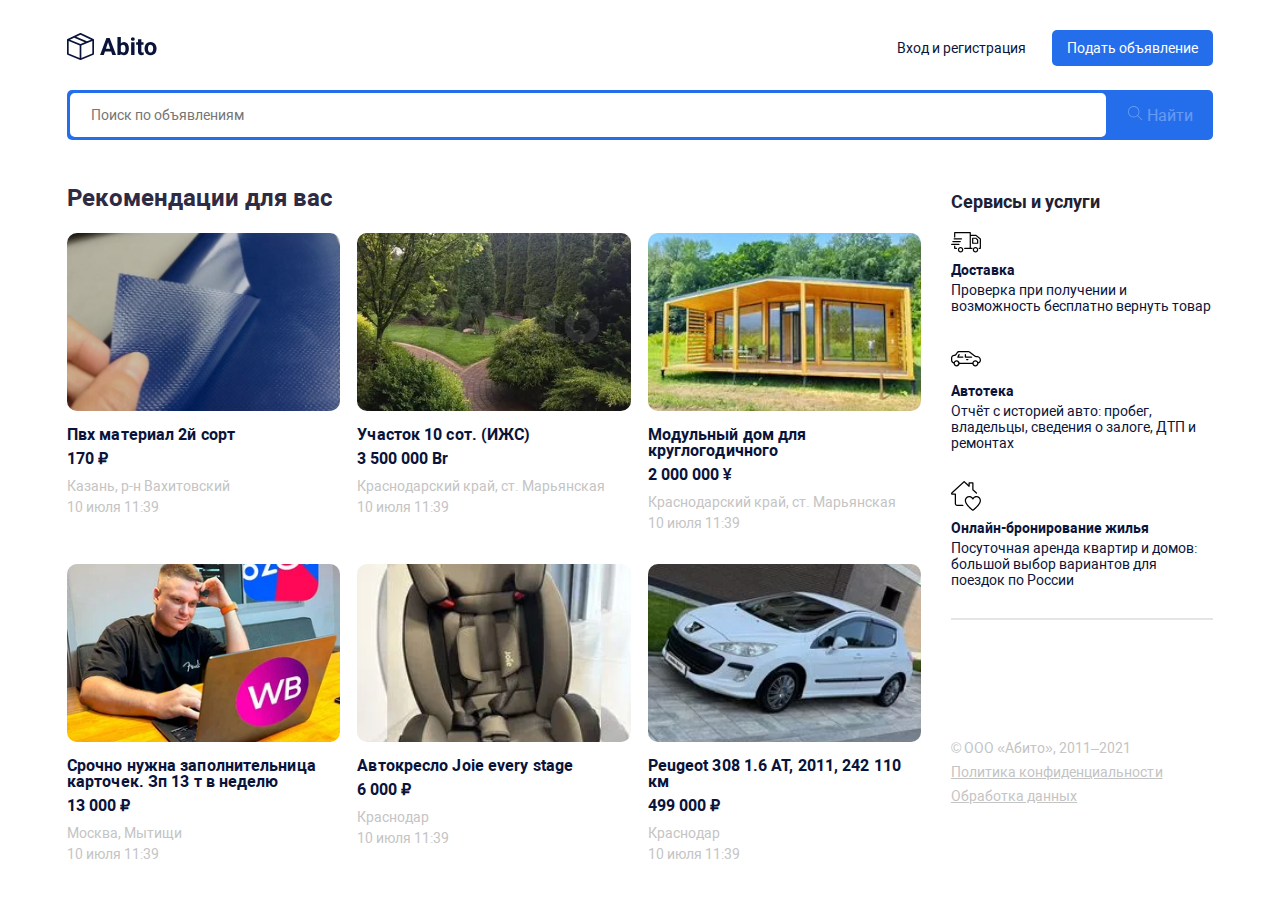
<file: index.html>
<!DOCTYPE html>
<html lang="en">

<head>
  <meta charset="UTF-8">
  <meta name="viewport" content="width=device-width,initial-scale=1.0">
  <link rel="stylesheet" href="css/normalize.css">
  <link rel="stylesheet" href="css/style.css?v3=2025-06-23">
  <link rel="stylesheet" href="css/media.css?v2=2025-06-23">
  <title>Avito</title>
  <script src="js/main.js" defer></script>
</head>

<body>
  <header class="header">
    <div class="container ">
      <div class="header__top flex">
        <a href="./" class="header__logo">
          <img src="img/logotype.svg" alt="Logotype">
        </a>
        <nav class="nav">
          <ul class="list__reset nav__header">
          </ul>
        </nav>
        <div class="btn__wrapper flex">
          <button class="reset__btn btn btn__outline">Вход и регистрация</button>
          <button class="reset__btn btn add__advert">
            Подать объявление
          </button>
        </div>
        <span class="burger">
          <svg width="30.000000" height="14.999878" viewBox="0 0 30 14.9999" fill="none"
            xmlns="http://www.w3.org/2000/svg" xmlns:xlink="http://www.w3.org/1999/xlink">
            <defs />
            <path
              d="M29.06 6.56L0.93 6.56C0.41 6.56 0 6.98 0 7.49C0 8.01 0.42 8.43 0.93 8.43L29.06 8.43C29.58 8.43 29.99 8.01 29.99 7.49C29.99 6.98 29.58 6.56 29.06 6.56Z"
              fill="#000000" fill-opacity="1.000000" fill-rule="nonzero" />
            <path
              d="M29.06 13.12L10.31 13.12C9.79 13.12 9.37 13.54 9.37 14.06C9.37 14.57 9.79 14.99 10.31 14.99L29.06 14.99C29.58 14.99 29.99 14.57 29.99 14.06C30 13.54 29.58 13.12 29.06 13.12Z"
              fill="#000000" fill-opacity="1.000000" fill-rule="nonzero" />
            <path
              d="M0.93 1.87L29.06 1.87C29.58 1.87 29.99 1.45 29.99 0.93C29.99 0.41 29.57 0 29.06 0L0.93 0C0.41 0 0 0.42 0 0.93C0 1.45 0.42 1.87 0.93 1.87Z"
              fill="#000000" fill-opacity="1.000000" fill-rule="nonzero" />
          </svg>

        </span>
      </div>

    </div>

  </header>

  <main class="main">
    <div class="container">
      <!--action="https://jsonplaceholder.typicode.com/posts" -->
      <form  class="search flex">
        <input type="search" name="search" id="search" class="form__input form__input--search"
          placeholder="Поиск по объявлениям">
        <button class="reset__btn btn search__btn"><span class="search__icon">
            <svg width="14.650574" height="14.650574" viewBox="0 0 14.6506 14.6506" fill="none"
              xmlns="http://www.w3.org/2000/svg" xmlns:xlink="http://www.w3.org/1999/xlink">
              <defs />
              <path
                d="M14.65 14.02L10.08 9.46C10.94 8.45 11.47 7.15 11.47 5.73C11.47 2.57 8.89 0 5.73 0C4.2 0 2.76 0.59 1.67 1.67C0.59 2.76 -0.01 4.2 0 5.73C0 8.89 2.57 11.47 5.73 11.47C7.15 11.47 8.45 10.94 9.46 10.08L14.02 14.65L14.65 14.02ZM5.73 10.58C3.06 10.58 0.88 8.41 0.88 5.73C0.88 4.43 1.38 3.21 2.3 2.3C3.21 1.38 4.43 0.88 5.73 0.88C8.41 0.88 10.58 3.05 10.58 5.73C10.58 8.41 8.41 10.58 5.73 10.58Z"
                fill="#FFFFFF" fill-opacity="1.000000" fill-rule="nonzero" />
            </svg>
          </span> <span class="search__text">Найти</span> </button>
      </form>
      <div class="wrapper__content flex">
        <section class="content">
          <h2 class="section__title">Рекомендации для вас</h2>
          <ul class="list__reset list__content flex">
            <!-- <li class="content__item">
              <article class="advert">
                <a href="./product.html" class="advert__link">
                  <img src="img/advert_img_1.jpeg" alt="Image advertisement" class="advert__img">
                  <h3 class="advert__title">Пвх материал 2й сорт</h3>
                  <p class="advert__price">170 <span class="advert__price--icon">₽</span> </p>
                  <p class="advert__adress">Казань, р-н Вахитовский</p>
                  <time datetime="2025-07-10T11:39" class="advert__time">10 июля 11:39</time>
                </a>
              </article>
            </li>
            <li class="content__item">
              <article class="advert">
                <a href="./product.html" class="advert__link">
                  <img src="img/advert_img_1.jpeg" alt="Image advertisement" class="advert__img">
                  <h3 class="advert__title">Пвх материал 2й сорт</h3>
                  <p class="advert__price">170 <span class="advert__price--icon">₽</span> </p>
                  <p class="advert__adress">Казань, р-н Вахитовский</p>
                  <time datetime="2025-07-10T11:39" class="advert__time">10 июля 11:39</time>
                </a>
              </article>
            </li>
            <li class="content__item">
              <article class="advert">
                <a href="./product.html" class="advert__link">
                  <img src="img/advert_img_1.jpeg" alt="Image advertisement" class="advert__img">
                  <h3 class="advert__title">Пвх материал 2й сорт</h3>
                  <p class="advert__price">170 <span class="advert__price--icon">₽</span> </p>
                  <p class="advert__adress">Казань, р-н Вахитовский</p>
                  <time datetime="2025-07-10T11:39" class="advert__time">10 июля 11:39</time>
                </a>
              </article>
            </li>
            <li class="content__item">
              <article class="advert">
                <a href="./product.html" class="advert__link">
                  <img src="img/advert_img_1.jpeg" alt="Image advertisement" class="advert__img">
                  <h3 class="advert__title">Пвх материал 2й сорт</h3>
                  <p class="advert__price">170 <span class="advert__price--icon">₽</span> </p>
                  <p class="advert__adress">Казань, р-н Вахитовский</p>
                  <time datetime="2025-07-10T11:39" class="advert__time">10 июля 11:39</time>
                </a>
              </article>
            </li>
            <li class="content__item">
              <article class="advert">
                <a href="./product.html" class="advert__link">
                  <img src="img/advert_img_1.jpeg" alt="Image advertisement" class="advert__img">
                  <h3 class="advert__title">Пвх материал 2й сорт</h3>
                  <p class="advert__price">170 <span class="advert__price--icon">₽</span> </p>
                  <p class="advert__adress">Казань, р-н Вахитовский</p>
                  <time datetime="2025-07-10T11:39" class="advert__time">10 июля 11:39</time>
                </a>
              </article>
            </li>
            <li class="content__item">
              <article class="advert">
                <a href="./product.html" class="advert__link">
                  <img src="img/advert_img_1.jpeg" alt="Image advertisement" class="advert__img">
                  <h3 class="advert__title">Пвх материал 2й сорт</h3>
                  <p class="advert__price">170 <span class="advert__price--icon">₽</span> </p>
                  <p class="advert__adress">Казань, р-н Вахитовский</p>
                  <time datetime="2025-07-10T11:39" class="advert__time">10 июля 11:39</time>
                </a>
              </article>
            </li> -->
          </ul>
        </section>
        <aside class="aside">
          <h2 class="section__subtitle">Сервисы и услуги</h2>
          <ul class="list__reset list__services flex">
            <li class="services__item">
              <article class="services__card">
                <span class="services__icon">
                  <svg width="30.000000" height="20.452042" viewBox="0 0 30 20.452" fill="none"
                    xmlns="http://www.w3.org/2000/svg" xmlns:xlink="http://www.w3.org/1999/xlink">

                    <path
                      d="M24.52 14.95C23.79 14.95 23.09 15.24 22.57 15.76C22.04 16.28 21.75 16.97 21.75 17.7C21.75 18.43 22.04 19.12 22.57 19.64C23.1 20.16 23.79 20.45 24.52 20.45C26.02 20.45 27.25 19.21 27.25 17.7C27.25 16.18 26.02 14.95 24.52 14.95ZM24.52 19.23C23.68 19.23 22.97 18.53 22.97 17.7C22.97 16.87 23.68 16.17 24.52 16.17C25.35 16.17 26.02 16.86 26.02 17.7C26.02 18.54 25.35 19.23 24.52 19.23ZM25.23 5.79C25.12 5.69 24.97 5.63 24.82 5.63L21.69 5.63C21.35 5.63 21.08 5.91 21.08 6.24L21.08 11.25C21.08 11.59 21.35 11.86 21.69 11.86L26.66 11.86C27 11.86 27.27 11.59 27.27 11.25L27.27 7.9C27.27 7.73 27.2 7.56 27.07 7.45L25.23 5.79ZM26.05 10.64L22.3 10.64L22.3 6.85L24.58 6.85L26.05 8.17L26.05 10.64ZM9.6 14.95C8.87 14.95 8.17 15.24 7.65 15.76C7.12 16.28 6.83 16.97 6.83 17.7C6.83 18.43 7.12 19.12 7.65 19.64C8.18 20.16 8.87 20.45 9.6 20.45C11.11 20.45 12.33 19.21 12.33 17.7C12.33 16.18 11.11 14.95 9.6 14.95ZM9.6 19.23C8.76 19.23 8.05 18.53 8.05 17.7C8.05 16.87 8.76 16.17 9.6 16.17C10.43 16.17 11.11 16.86 11.11 17.7C11.11 18.54 10.43 19.23 9.6 19.23ZM5.53 15.7L4.3 15.7L4.3 14.08C4.3 13.74 4.03 13.46 3.69 13.46C3.35 13.46 3.08 13.74 3.08 14.08L3.08 16.31C3.08 16.65 3.35 16.92 3.69 16.92L5.53 16.92C5.87 16.92 6.14 16.65 6.14 16.31C6.14 15.98 5.87 15.7 5.53 15.7ZM8.63 12.37C8.63 12.04 8.35 11.76 8.02 11.76L0.61 11.76C0.27 11.76 0 12.04 0 12.37C0 12.71 0.27 12.98 0.61 12.98L8.02 12.98C8.35 12.98 8.63 12.71 8.63 12.37ZM1.85 10.17L9.26 10.21C9.59 10.21 9.87 9.94 9.87 9.6C9.88 9.26 9.6 8.99 9.27 8.99L1.86 8.94C1.85 8.94 1.85 8.94 1.85 8.94C1.52 8.94 1.24 9.21 1.24 9.55C1.24 9.89 1.51 10.17 1.85 10.17ZM3.09 7.39L10.5 7.39C10.84 7.39 11.11 7.12 11.11 6.78C11.11 6.45 10.84 6.17 10.5 6.17L3.09 6.17C2.76 6.17 2.48 6.45 2.48 6.78C2.48 7.12 2.76 7.39 3.09 7.39ZM29.77 6.57L25.4 2.95C25.29 2.85 25.15 2.81 25 2.81L19.86 2.81L19.86 0.61C19.86 0.27 19.59 0 19.25 0L3.69 0C3.35 0 3.08 0.27 3.08 0.61L3.08 5.08C3.08 5.41 3.35 5.69 3.69 5.69C4.03 5.69 4.3 5.41 4.3 5.08L4.3 1.22L18.65 1.22L18.65 15.7L13.64 15.7C13.3 15.7 13.02 15.98 13.02 16.31C13.02 16.65 13.3 16.92 13.64 16.92L21.09 16.92C21.43 16.92 21.71 16.65 21.71 16.31C21.71 15.98 21.43 15.7 21.09 15.7L19.87 15.7L19.87 4.03L24.79 4.03L28.77 7.33L28.73 15.69L28.1 15.69C27.76 15.69 27.48 15.96 27.48 16.3C27.48 16.64 27.76 16.91 28.1 16.91L29.34 16.91C29.67 16.91 29.95 16.64 29.95 16.31L30 7.04C29.99 6.86 29.91 6.68 29.77 6.57Z"
                      fill="#000000" fill-opacity="1.000000" fill-rule="nonzero" />
                  </svg>
                </span>
                <h3 class="services__title">Доставка</h3>
                <p class="services__descr">Проверка при получении и возможность бесплатно вернуть товар</p>
              </article>
            </li>
            <li class="services__item">
              <article class="services__card">
                <span class="services__icon"><svg width="30.000000" height="30.000000" viewBox="0 0 30 30" fill="none"
                    xmlns="http://www.w3.org/2000/svg" xmlns:xlink="http://www.w3.org/1999/xlink">

                    <defs>
                      <clipPath id="clip58_460">
                        <rect width="30.000000" height="30.000000" fill="white" fill-opacity="0" />
                      </clipPath>
                    </defs>
                    <rect width="30.000000" height="30.000000" fill="#FFFFFF" fill-opacity="0" />
                    <g clip-path="url(#clip58_460)">
                      <path
                        d="M5.62 16.25C3.9 16.25 2.5 17.65 2.5 19.37C2.5 21.09 3.9 22.5 5.62 22.5C7.34 22.5 8.74 21.09 8.74 19.37C8.74 17.65 7.34 16.25 5.62 16.25ZM5.62 21.25C4.59 21.25 3.75 20.4 3.75 19.37C3.75 18.34 4.59 17.5 5.62 17.5C6.65 17.5 7.5 19.37 7.5 19.37C7.5 19.37 6.65 21.25 5.62 21.25Z"
                        fill="#000000" fill-opacity="1.000000" fill-rule="nonzero" />
                      <path
                        d="M24.37 16.25C22.65 16.25 21.25 17.65 21.25 19.37C21.25 21.09 22.65 22.5 24.37 22.5C26.09 22.5 27.49 21.09 27.49 19.37C27.49 17.65 26.09 16.25 24.37 16.25ZM24.37 21.25C23.34 21.25 22.5 20.4 22.5 19.37C22.5 18.34 23.34 17.5 24.37 17.5C25.4 17.5 26.25 18.34 26.25 19.37C26.25 20.4 25.4 21.25 24.37 21.25Z"
                        fill="#000000" fill-opacity="1.000000" fill-rule="nonzero" />
                      <path
                        d="M26.25 12L25.19 12C24.8 12 24.42 11.86 24.12 11.62L19.2 7.68C18.64 7.24 17.95 7 17.24 7L8.21 7C7.16 7 6.19 7.52 5.61 8.39L4.54 9.98C4.22 10.46 3.69 10.75 3.12 10.75C1.4 10.75 0 12.15 0 13.87L0 16.37C0 18.09 1.4 19.5 3.12 19.5C3.46 19.5 3.75 19.21 3.75 18.87C3.75 18.53 3.46 18.25 3.12 18.25C2.09 18.25 1.25 17.4 1.25 16.37L1.25 13.87C1.25 12.84 2.09 12 3.12 12C4.11 12 5.03 11.5 5.58 10.68L6.65 9.08C7 8.56 7.58 8.24 8.21 8.24L17.24 8.24C17.67 8.24 18.08 8.39 18.42 8.66L23.34 12.59C23.86 13.01 24.52 13.24 25.19 13.24L26.25 13.24C28.08 13.24 28.75 15.11 28.75 16.37C28.75 17.6 27.8 18.24 26.87 18.24C26.53 18.24 26.25 18.52 26.25 18.87C26.25 19.21 26.53 19.49 26.87 19.49C28.65 19.5 30 18.15 30 16.37C30 14.25 28.68 12 26.25 12Z"
                        fill="#000000" fill-opacity="1.000000" fill-rule="nonzero" />
                      <path
                        d="M21.87 18.75L8.12 18.75C7.78 18.75 7.5 19.03 7.5 19.37C7.5 19.71 7.78 20 8.12 20L21.87 20C22.22 20 22.5 19.71 22.5 19.37C22.5 19.03 22.22 18.75 21.87 18.75Z"
                        fill="#000000" fill-opacity="1.000000" fill-rule="nonzero" />
                      <path
                        d="M20.62 12.5L15 12.5L15 10.62C15 10.28 14.72 9.99 14.37 9.99C14.03 9.99 13.75 10.28 13.75 10.62L13.75 13.12C13.75 13.47 14.03 13.75 14.37 13.75L20.62 13.75C20.97 13.75 21.25 13.47 21.25 13.12C21.25 12.78 20.97 12.5 20.62 12.5Z"
                        fill="#000000" fill-opacity="1.000000" fill-rule="nonzero" />
                      <path
                        d="M11.87 12.5L7.88 12.5L8.68 10.9C8.83 10.59 8.71 10.22 8.4 10.06C8.09 9.91 7.72 10.03 7.56 10.34L6.31 12.84C6.21 13.03 6.22 13.27 6.34 13.45C6.45 13.63 6.65 13.75 6.87 13.75L11.87 13.75C12.22 13.75 12.5 13.47 12.5 13.12C12.5 12.78 12.22 12.5 11.87 12.5Z"
                        fill="#000000" fill-opacity="1.000000" fill-rule="nonzero" />
                      <path
                        d="M16.87 15L15.62 15C15.28 15 15 15.28 15 15.62C15 15.97 15.28 16.25 15.62 16.25L16.87 16.25C17.21 16.25 17.5 15.97 17.5 15.62C17.5 15.28 17.21 15 16.87 15Z"
                        fill="#000000" fill-opacity="1.000000" fill-rule="nonzero" />
                    </g>
                  </svg>
                </span>
                <h3 class="services__title">Автотека</h3>
                <p class="services__descr">Отчёт с историей авто: пробег, владельцы, сведения о залоге, ДТП и ремонтах
                </p>
              </article>
            </li>
            <li class="services__item">
              <article class="services__card">
                <span class="services__icon"><svg width="30.000000" height="30.000000" viewBox="0 0 30 30" fill="none"
                    xmlns="http://www.w3.org/2000/svg" xmlns:xlink="http://www.w3.org/1999/xlink">
                    <defs>
                      <clipPath id="clip58_468">
                        <rect  width="30.000000" height="30.000000" fill="white" fill-opacity="0" />
                      </clipPath>
                    </defs>
                    <rect  width="30.000000" height="30.000000" fill="#FFFFFF" fill-opacity="0" />
                    <g clip-path="url(#clip58_468)">
                      <path
                        d="M21.87 30C21.74 30 21.61 29.95 21.5 29.87C21.18 29.64 13.75 24.03 13.75 19.53C13.75 17.03 15.78 15 18.28 15C19.71 15 21.02 15.66 21.87 16.75C22.72 15.66 24.03 15 25.46 15C27.96 15 30 17.03 30 19.53C30 24.03 22.56 29.64 22.24 29.87C22.13 29.95 22 30 21.87 30ZM18.28 16.25C16.47 16.25 15 17.72 15 19.53C15 22.57 19.65 26.84 21.87 28.58C24.09 26.84 28.75 22.57 28.75 19.53C28.75 17.72 27.27 16.25 25.46 16.25C24.15 16.25 22.96 17.02 22.44 18.22C22.25 18.67 21.5 18.67 21.3 18.22C20.78 17.02 19.59 16.25 18.28 16.25Z"
                        fill="#000000" fill-opacity="1.000000" fill-rule="nonzero" />
                      <path
                        d="M11.87 25L6.25 25C4.87 25 3.75 23.87 3.75 22.5L3.75 13.75L1.25 13.75C0.54 13.75 0 13.2 0 12.5C0 12.14 0.15 11.8 0.4 11.57L12.69 0.16C12.93 -0.06 13.31 -0.06 13.54 0.16L17.5 3.82L17.5 1.87C17.5 1.52 17.78 1.24 18.12 1.24L21.87 1.24C22.22 1.24 22.5 1.52 22.5 1.87L22.5 8.46L25.85 11.57C26.1 11.81 26.11 12.2 25.88 12.46C25.64 12.71 25.25 12.73 24.99 12.49L21.44 9.19C21.32 9.07 21.25 8.91 21.25 8.73L21.25 2.49L18.75 2.49L18.75 5.26C18.75 5.51 18.6 5.73 18.37 5.83C18.14 5.93 17.88 5.88 17.7 5.71L13.12 1.47L1.25 12.49L4.37 12.5C4.71 12.5 5 12.78 5 13.12L5 22.5C5 23.19 5.56 23.75 6.25 23.75L11.87 23.75C12.22 23.75 12.5 24.03 12.5 24.37C12.5 24.72 12.22 25 11.87 25Z"
                        fill="#000000" fill-opacity="1.000000" fill-rule="nonzero" />
                    </g>
                  </svg>
                </span>
                <h3 class="services__title">Онлайн-бронирование жилья</h3>
                <p class="services__descr">Посуточная аренда квартир и домов: большой выбор вариантов для поездок по
                  России</p>
              </article>
            </li>
          </ul>
          <footer class="footer__aside flex">
            <p class="footer__copy">&copy; ООО «Абито», 2011–2021</p>
            <a href="#" class="link__aside link">Политика конфиденциальности</a>
            <a href="#" class="link__aside link">Обработка данных</a>
          </footer>
        </aside>
      </div>

    </div>
  </main>
</body>

</html>
</file>
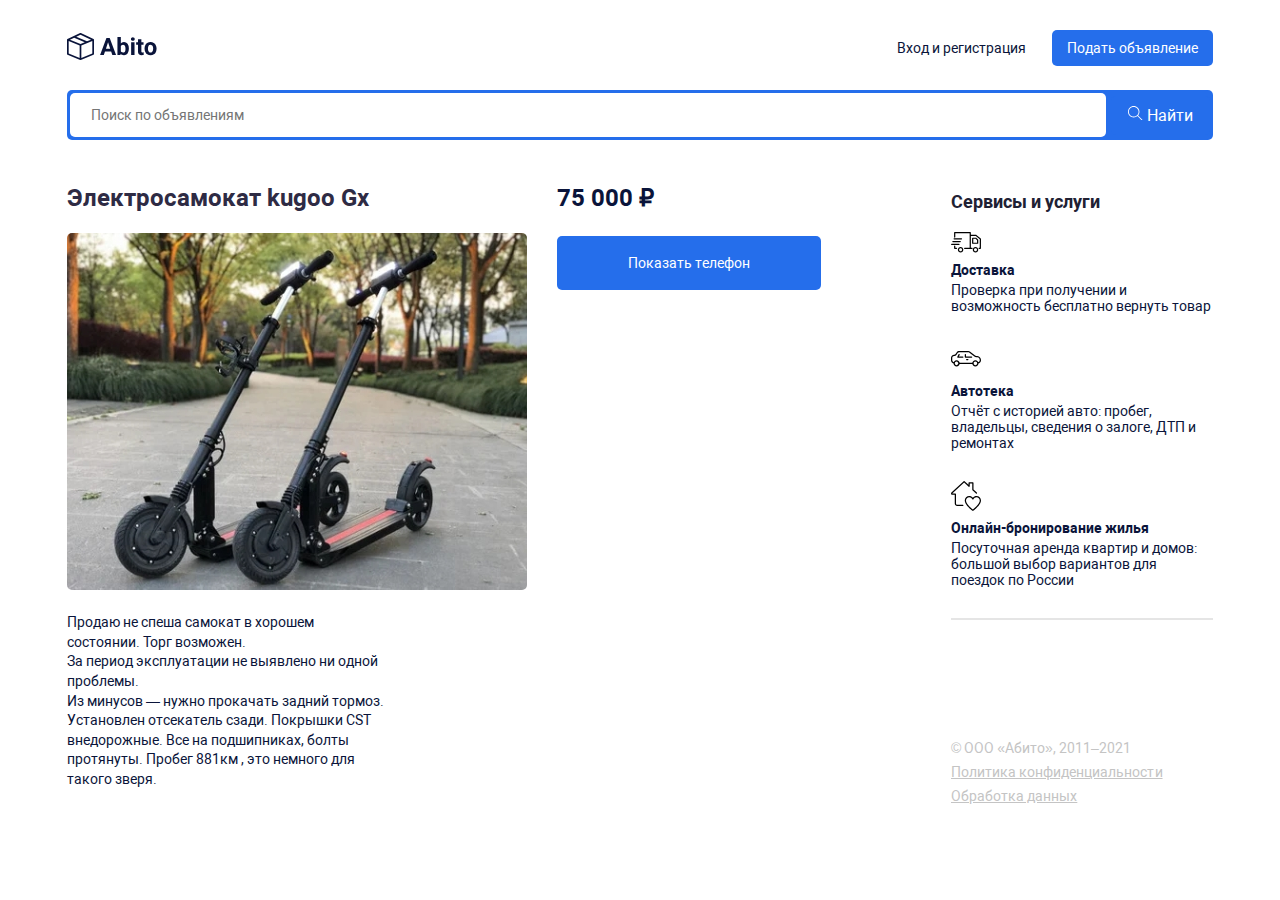
<file: product.html>
<!DOCTYPE html>
<html lang="en">

<head>
    <meta charset="UTF-8">
    <meta name="viewport" content="width=device-width,initial-scale=1.0">
    <link rel="stylesheet" href="css/normalize.css">
    <link rel="stylesheet" href="css/style.css?v3=2025-06-23">
    <link rel="stylesheet" href="css/media.css?v2=2025-06-23">
    <title>Avito | Электросамокат kugoo Gx </title>
</head>

<body>
    <header class="header">
        <div class="container ">
            <div class="header__top flex">
                <a href="./" class="header__logo">
                    <img src="img/logotype.svg" alt="Logotype">
                </a>
                <nav class="nav">
                    <ul class="list__reset nav__header">
                    </ul>
                </nav>
                <div class="btn__wrapper flex">
                    <button class="reset__btn btn btn__outline">Вход и регистрация</button>
                    <button class="reset__btn btn add__advert">
                        Подать объявление
                    </button>
                </div>
                <span class="burger">
                    <svg width="30.000000" height="14.999878" viewBox="0 0 30 14.9999" fill="none"
                        xmlns="http://www.w3.org/2000/svg" xmlns:xlink="http://www.w3.org/1999/xlink">
                        <defs />
                        <path
                            d="M29.06 6.56L0.93 6.56C0.41 6.56 0 6.98 0 7.49C0 8.01 0.42 8.43 0.93 8.43L29.06 8.43C29.58 8.43 29.99 8.01 29.99 7.49C29.99 6.98 29.58 6.56 29.06 6.56Z"
                            fill="#000000" fill-opacity="1.000000" fill-rule="nonzero" />
                        <path
                            d="M29.06 13.12L10.31 13.12C9.79 13.12 9.37 13.54 9.37 14.06C9.37 14.57 9.79 14.99 10.31 14.99L29.06 14.99C29.58 14.99 29.99 14.57 29.99 14.06C30 13.54 29.58 13.12 29.06 13.12Z"
                            fill="#000000" fill-opacity="1.000000" fill-rule="nonzero" />
                        <path
                            d="M0.93 1.87L29.06 1.87C29.58 1.87 29.99 1.45 29.99 0.93C29.99 0.41 29.57 0 29.06 0L0.93 0C0.41 0 0 0.42 0 0.93C0 1.45 0.42 1.87 0.93 1.87Z"
                            fill="#000000" fill-opacity="1.000000" fill-rule="nonzero" />
                    </svg>

                </span>
            </div>

        </div>

    </header>

    <main class="main">
        <div class="container">
            <form action="https://jsonplaceholder.typicode.com/posts" method="POST" class="search flex">
                <input type="search" name="search" id="search" class="form__input form__input--search"
                    placeholder="Поиск по объявлениям">
                <button class="reset__btn btn search__btn"><span class="search__icon">
                        <svg width="14.650574" height="14.650574" viewBox="0 0 14.6506 14.6506" fill="none"
                            xmlns="http://www.w3.org/2000/svg" xmlns:xlink="http://www.w3.org/1999/xlink">
                            <defs />
                            <path
                                d="M14.65 14.02L10.08 9.46C10.94 8.45 11.47 7.15 11.47 5.73C11.47 2.57 8.89 0 5.73 0C4.2 0 2.76 0.59 1.67 1.67C0.59 2.76 -0.01 4.2 0 5.73C0 8.89 2.57 11.47 5.73 11.47C7.15 11.47 8.45 10.94 9.46 10.08L14.02 14.65L14.65 14.02ZM5.73 10.58C3.06 10.58 0.88 8.41 0.88 5.73C0.88 4.43 1.38 3.21 2.3 2.3C3.21 1.38 4.43 0.88 5.73 0.88C8.41 0.88 10.58 3.05 10.58 5.73C10.58 8.41 8.41 10.58 5.73 10.58Z"
                                fill="#FFFFFF" fill-opacity="1.000000" fill-rule="nonzero" />
                        </svg>
                    </span> <span class="search__text">Найти</span> </button>
            </form>
            <div class="wrapper__content flex">
                <section class="content">
                    <div class="product__container flex">
                        <div class="product__content">
                            <h2 class="section__title">Электросамокат kugoo Gx</h2>
                            <img src="img/kugoo.jpg" alt="Image Электросамокат kugoo Gx" class="product__img">
                            <p class="product__descr">Продаю не спеша самокат в хорошем состоянии.
                            Торг возможен.<br>
                            За период эксплуатации не выявлено ни одной проблемы.<br>
                            Из минусов — нужно прокачать задний тормоз.
                            Установлен отсекатель сзади.
                            Покрышки CST внедорожные.
                            Все на подшипниках, болты протянуты.
                            Пробег 881км , это немного для такого зверя.</p>
                        </div>
                        <div class="product__price_phone flex">
                            <p class="product__price">75 000 <span class="product__price--icon">₽</span></p>
                            <button class="reset__btn btn btn__phone">Показать телефон</button>
                        </div>
                    </div>
                    
                </section>
                <aside class="aside">
                  <h2 class="section__subtitle">Сервисы и услуги</h2>
                  <ul class="list__reset list__services flex">
                    <li class="services__item">
                      <article class="services__card">
                        <span class="services__icon">
                          <svg width="30.000000" height="20.452042" viewBox="0 0 30 20.452" fill="none"
                            xmlns="http://www.w3.org/2000/svg" xmlns:xlink="http://www.w3.org/1999/xlink">
        
                            <path 
                              d="M24.52 14.95C23.79 14.95 23.09 15.24 22.57 15.76C22.04 16.28 21.75 16.97 21.75 17.7C21.75 18.43 22.04 19.12 22.57 19.64C23.1 20.16 23.79 20.45 24.52 20.45C26.02 20.45 27.25 19.21 27.25 17.7C27.25 16.18 26.02 14.95 24.52 14.95ZM24.52 19.23C23.68 19.23 22.97 18.53 22.97 17.7C22.97 16.87 23.68 16.17 24.52 16.17C25.35 16.17 26.02 16.86 26.02 17.7C26.02 18.54 25.35 19.23 24.52 19.23ZM25.23 5.79C25.12 5.69 24.97 5.63 24.82 5.63L21.69 5.63C21.35 5.63 21.08 5.91 21.08 6.24L21.08 11.25C21.08 11.59 21.35 11.86 21.69 11.86L26.66 11.86C27 11.86 27.27 11.59 27.27 11.25L27.27 7.9C27.27 7.73 27.2 7.56 27.07 7.45L25.23 5.79ZM26.05 10.64L22.3 10.64L22.3 6.85L24.58 6.85L26.05 8.17L26.05 10.64ZM9.6 14.95C8.87 14.95 8.17 15.24 7.65 15.76C7.12 16.28 6.83 16.97 6.83 17.7C6.83 18.43 7.12 19.12 7.65 19.64C8.18 20.16 8.87 20.45 9.6 20.45C11.11 20.45 12.33 19.21 12.33 17.7C12.33 16.18 11.11 14.95 9.6 14.95ZM9.6 19.23C8.76 19.23 8.05 18.53 8.05 17.7C8.05 16.87 8.76 16.17 9.6 16.17C10.43 16.17 11.11 16.86 11.11 17.7C11.11 18.54 10.43 19.23 9.6 19.23ZM5.53 15.7L4.3 15.7L4.3 14.08C4.3 13.74 4.03 13.46 3.69 13.46C3.35 13.46 3.08 13.74 3.08 14.08L3.08 16.31C3.08 16.65 3.35 16.92 3.69 16.92L5.53 16.92C5.87 16.92 6.14 16.65 6.14 16.31C6.14 15.98 5.87 15.7 5.53 15.7ZM8.63 12.37C8.63 12.04 8.35 11.76 8.02 11.76L0.61 11.76C0.27 11.76 0 12.04 0 12.37C0 12.71 0.27 12.98 0.61 12.98L8.02 12.98C8.35 12.98 8.63 12.71 8.63 12.37ZM1.85 10.17L9.26 10.21C9.59 10.21 9.87 9.94 9.87 9.6C9.88 9.26 9.6 8.99 9.27 8.99L1.86 8.94C1.85 8.94 1.85 8.94 1.85 8.94C1.52 8.94 1.24 9.21 1.24 9.55C1.24 9.89 1.51 10.17 1.85 10.17ZM3.09 7.39L10.5 7.39C10.84 7.39 11.11 7.12 11.11 6.78C11.11 6.45 10.84 6.17 10.5 6.17L3.09 6.17C2.76 6.17 2.48 6.45 2.48 6.78C2.48 7.12 2.76 7.39 3.09 7.39ZM29.77 6.57L25.4 2.95C25.29 2.85 25.15 2.81 25 2.81L19.86 2.81L19.86 0.61C19.86 0.27 19.59 0 19.25 0L3.69 0C3.35 0 3.08 0.27 3.08 0.61L3.08 5.08C3.08 5.41 3.35 5.69 3.69 5.69C4.03 5.69 4.3 5.41 4.3 5.08L4.3 1.22L18.65 1.22L18.65 15.7L13.64 15.7C13.3 15.7 13.02 15.98 13.02 16.31C13.02 16.65 13.3 16.92 13.64 16.92L21.09 16.92C21.43 16.92 21.71 16.65 21.71 16.31C21.71 15.98 21.43 15.7 21.09 15.7L19.87 15.7L19.87 4.03L24.79 4.03L28.77 7.33L28.73 15.69L28.1 15.69C27.76 15.69 27.48 15.96 27.48 16.3C27.48 16.64 27.76 16.91 28.1 16.91L29.34 16.91C29.67 16.91 29.95 16.64 29.95 16.31L30 7.04C29.99 6.86 29.91 6.68 29.77 6.57Z"
                              fill="#000000" fill-opacity="1.000000" fill-rule="nonzero" />
                          </svg>
                        </span>
                        <h3 class="services__title">Доставка</h3>
                        <p class="services__descr">Проверка при получении и возможность бесплатно вернуть товар</p>
                      </article>
                    </li>
                    <li class="services__item">
                      <article class="services__card">
                        <span class="services__icon"><svg width="30.000000" height="30.000000" viewBox="0 0 30 30" fill="none"
                            xmlns="http://www.w3.org/2000/svg" xmlns:xlink="http://www.w3.org/1999/xlink">
        
                            <defs>
                              <clipPath id="clip58_460">
                                <rect  width="30.000000" height="30.000000" fill="white" fill-opacity="0" />
                              </clipPath>
                            </defs>
                            <rect  width="30.000000" height="30.000000" fill="#FFFFFF" fill-opacity="0" />
                            <g clip-path="url(#clip58_460)">
                              <path 
                                d="M5.62 16.25C3.9 16.25 2.5 17.65 2.5 19.37C2.5 21.09 3.9 22.5 5.62 22.5C7.34 22.5 8.74 21.09 8.74 19.37C8.74 17.65 7.34 16.25 5.62 16.25ZM5.62 21.25C4.59 21.25 3.75 20.4 3.75 19.37C3.75 18.34 4.59 17.5 5.62 17.5C6.65 17.5 7.5 19.37 7.5 19.37C7.5 19.37 6.65 21.25 5.62 21.25Z"
                                fill="#000000" fill-opacity="1.000000" fill-rule="nonzero" />
                              <path 
                                d="M24.37 16.25C22.65 16.25 21.25 17.65 21.25 19.37C21.25 21.09 22.65 22.5 24.37 22.5C26.09 22.5 27.49 21.09 27.49 19.37C27.49 17.65 26.09 16.25 24.37 16.25ZM24.37 21.25C23.34 21.25 22.5 20.4 22.5 19.37C22.5 18.34 23.34 17.5 24.37 17.5C25.4 17.5 26.25 18.34 26.25 19.37C26.25 20.4 25.4 21.25 24.37 21.25Z"
                                fill="#000000" fill-opacity="1.000000" fill-rule="nonzero" />
                              <path 
                                d="M26.25 12L25.19 12C24.8 12 24.42 11.86 24.12 11.62L19.2 7.68C18.64 7.24 17.95 7 17.24 7L8.21 7C7.16 7 6.19 7.52 5.61 8.39L4.54 9.98C4.22 10.46 3.69 10.75 3.12 10.75C1.4 10.75 0 12.15 0 13.87L0 16.37C0 18.09 1.4 19.5 3.12 19.5C3.46 19.5 3.75 19.21 3.75 18.87C3.75 18.53 3.46 18.25 3.12 18.25C2.09 18.25 1.25 17.4 1.25 16.37L1.25 13.87C1.25 12.84 2.09 12 3.12 12C4.11 12 5.03 11.5 5.58 10.68L6.65 9.08C7 8.56 7.58 8.24 8.21 8.24L17.24 8.24C17.67 8.24 18.08 8.39 18.42 8.66L23.34 12.59C23.86 13.01 24.52 13.24 25.19 13.24L26.25 13.24C28.08 13.24 28.75 15.11 28.75 16.37C28.75 17.6 27.8 18.24 26.87 18.24C26.53 18.24 26.25 18.52 26.25 18.87C26.25 19.21 26.53 19.49 26.87 19.49C28.65 19.5 30 18.15 30 16.37C30 14.25 28.68 12 26.25 12Z"
                                fill="#000000" fill-opacity="1.000000" fill-rule="nonzero" />
                              <path 
                                d="M21.87 18.75L8.12 18.75C7.78 18.75 7.5 19.03 7.5 19.37C7.5 19.71 7.78 20 8.12 20L21.87 20C22.22 20 22.5 19.71 22.5 19.37C22.5 19.03 22.22 18.75 21.87 18.75Z"
                                fill="#000000" fill-opacity="1.000000" fill-rule="nonzero" />
                              <path 
                                d="M20.62 12.5L15 12.5L15 10.62C15 10.28 14.72 9.99 14.37 9.99C14.03 9.99 13.75 10.28 13.75 10.62L13.75 13.12C13.75 13.47 14.03 13.75 14.37 13.75L20.62 13.75C20.97 13.75 21.25 13.47 21.25 13.12C21.25 12.78 20.97 12.5 20.62 12.5Z"
                                fill="#000000" fill-opacity="1.000000" fill-rule="nonzero" />
                              <path 
                                d="M11.87 12.5L7.88 12.5L8.68 10.9C8.83 10.59 8.71 10.22 8.4 10.06C8.09 9.91 7.72 10.03 7.56 10.34L6.31 12.84C6.21 13.03 6.22 13.27 6.34 13.45C6.45 13.63 6.65 13.75 6.87 13.75L11.87 13.75C12.22 13.75 12.5 13.47 12.5 13.12C12.5 12.78 12.22 12.5 11.87 12.5Z"
                                fill="#000000" fill-opacity="1.000000" fill-rule="nonzero" />
                              <path 
                                d="M16.87 15L15.62 15C15.28 15 15 15.28 15 15.62C15 15.97 15.28 16.25 15.62 16.25L16.87 16.25C17.21 16.25 17.5 15.97 17.5 15.62C17.5 15.28 17.21 15 16.87 15Z"
                                fill="#000000" fill-opacity="1.000000" fill-rule="nonzero" />
                            </g>
                          </svg>
                        </span>
                        <h3 class="services__title">Автотека</h3>
                        <p class="services__descr">Отчёт с историей авто: пробег, владельцы, сведения о залоге, ДТП и ремонтах
                        </p>
                      </article>
                    </li>
                    <li class="services__item">
                      <article class="services__card">
                        <span class="services__icon"><svg width="30.000000" height="30.000000" viewBox="0 0 30 30" fill="none"
                            xmlns="http://www.w3.org/2000/svg" xmlns:xlink="http://www.w3.org/1999/xlink">
                            <defs>
                              <clipPath id="clip58_468">
                                <rect  width="30.000000" height="30.000000" fill="white" fill-opacity="0" />
                              </clipPath>
                            </defs>
                            <rect  width="30.000000" height="30.000000" fill="#FFFFFF" fill-opacity="0" />
                            <g clip-path="url(#clip58_468)">
                              <path 
                                d="M21.87 30C21.74 30 21.61 29.95 21.5 29.87C21.18 29.64 13.75 24.03 13.75 19.53C13.75 17.03 15.78 15 18.28 15C19.71 15 21.02 15.66 21.87 16.75C22.72 15.66 24.03 15 25.46 15C27.96 15 30 17.03 30 19.53C30 24.03 22.56 29.64 22.24 29.87C22.13 29.95 22 30 21.87 30ZM18.28 16.25C16.47 16.25 15 17.72 15 19.53C15 22.57 19.65 26.84 21.87 28.58C24.09 26.84 28.75 22.57 28.75 19.53C28.75 17.72 27.27 16.25 25.46 16.25C24.15 16.25 22.96 17.02 22.44 18.22C22.25 18.67 21.5 18.67 21.3 18.22C20.78 17.02 19.59 16.25 18.28 16.25Z"
                                fill="#000000" fill-opacity="1.000000" fill-rule="nonzero" />
                              <path 
                                d="M11.87 25L6.25 25C4.87 25 3.75 23.87 3.75 22.5L3.75 13.75L1.25 13.75C0.54 13.75 0 13.2 0 12.5C0 12.14 0.15 11.8 0.4 11.57L12.69 0.16C12.93 -0.06 13.31 -0.06 13.54 0.16L17.5 3.82L17.5 1.87C17.5 1.52 17.78 1.24 18.12 1.24L21.87 1.24C22.22 1.24 22.5 1.52 22.5 1.87L22.5 8.46L25.85 11.57C26.1 11.81 26.11 12.2 25.88 12.46C25.64 12.71 25.25 12.73 24.99 12.49L21.44 9.19C21.32 9.07 21.25 8.91 21.25 8.73L21.25 2.49L18.75 2.49L18.75 5.26C18.75 5.51 18.6 5.73 18.37 5.83C18.14 5.93 17.88 5.88 17.7 5.71L13.12 1.47L1.25 12.49L4.37 12.5C4.71 12.5 5 12.78 5 13.12L5 22.5C5 23.19 5.56 23.75 6.25 23.75L11.87 23.75C12.22 23.75 12.5 24.03 12.5 24.37C12.5 24.72 12.22 25 11.87 25Z"
                                fill="#000000" fill-opacity="1.000000" fill-rule="nonzero" />
                            </g>
                          </svg>
                        </span>
                        <h3 class="services__title">Онлайн-бронирование жилья</h3>
                        <p class="services__descr">Посуточная аренда квартир и домов: большой выбор вариантов для поездок по
                          России</p>
                      </article>
                    </li>
                  </ul>
                  <footer class="footer__aside flex">
                    <p class="footer__copy">&copy; ООО «Абито», 2011–2021</p>
                    <a href="#" class="link__aside link">Политика конфиденциальности</a>
                    <a href="#" class="link__aside link">Обработка данных</a>
                  </footer>
                </aside>
              </div>
        
            </div>
          </main>
        </body>
        
        </html>
</file>
<file: css/style.css>
html {
  box-sizing: border-box;
}

* {
  margin: 0;
  padding: 0;
}

*,
*::before,
*::after {
  box-sizing: inherit;
}

*:focus-visible {
  outline: none;
}

a {
  text-decoration: none;
  cursor: pointer;
  color: inherit;
}

textarea {
  border: none;
  resize: none;
}

textarea,
input {
  -moz-appearance: none;
  outline: 0px none transparent;
  border: none;
}

img {
  max-width: 100%;
}

button {
  background: transparent;
  border: none;
}

@font-face {
  font-family: "Roboto";
  src: local("Roboto-Regular"), url("../fonts/Roboto.woff2") format("woff2"),
    url("../fonts/Roboto.woff") format("woff");
  font-weight: 400;
  font-style: normal;
  font-display: swap;
}

@font-face {
  font-family: "Roboto";
  src: local("Roboto-Bold"), url("../fonts/Robotobold.woff2") format("woff2"),
    url("../fonts/Robotobold.woff") format("woff");
  font-weight: 700;
  font-style: normal;
  font-display: swap;
}

:root {
  --bg-body: #ffffff;
  --color-body: #0a143a;
  --bg-btnMain-default: #256eeb;
  --bg-btnMain-focus: #006cff;
  --bg-btnMain-hover: #00a0ff;
  --bg-btnMain-active: #00afd3;
  --brdr-btn: 5px;
  --brdr: 5px;
  --bg-icon-default: #ffffff;
  --bg-icon-focus: #006cff;
  --bg-icon-hover: #00a0ff;
  --bg-icon-active: #00afd3;
  --color-wh: #ffffff;
  --color-title: #2e2b44;
  --color-subtitle: #212133;
  --color-gray: #C4C4C4;
  --gap: 17px;
}

body {
  min-width: 320px;
  font-family: "Roboto", sans-serif;
  font-weight: 400;
  font-size: 14px;
  line-height: 16px;
  color: var(--color-body);
  background: var(--bg-body);
  overflow-x: hidden;
}

/*glob*/
.list__reset {
  list-style: none;
}

.btn__reset {
  border: none;
  background: transparent;
  cursor: pointer;
}

.flex {
  display: flex;
}

.container {
  width: 100%;
  max-width: 1170px;
  margin: 0 auto;
  padding: 0 12px;
}

.section__offset {
  padding: 80px 0;
}

.section__title {
  margin-bottom: 27px;
  font-size: 24px;
  font-weight: 700;
  color: var(--color-title);
  line-height: 16px;
}


.section__subtitle {

  margin-bottom: 19px;
  font-size: 18px;
  font-weight: 700;
  line-height: 23px;
  letter-spacing: .01px;
  color: var(--color-subtitle);
}



.btn {
  position: relative;
  padding: 10px 15px;
  width: fit-content;
  outline: none;
  border-radius: var(--brdr-btn);
  color: var(--color-wh);
  background-color: var(--bg-btnMain-default);
  cursor: pointer;
  transition: color 0.3s ease-in-out, background-color 0.3s ease-in-out,
    border-color 0.3s ease-in-out;
}

.btn:disabled {
  opacity: .3;
  pointer-events: none;
}

.btn__outline {
  background-color: transparent;
  color: inherit;
}

.btn:focus {
  background-color: var(--bg-btnMain-focus);
}

.btn:hover {
  background-color: var(--bg-btnMain-hover);
}

.btn:active {
  background-color: var(--bg-btnMain-active);
}

/*header*/
.header {
  padding: 30px 0 0;

}

.header__top {
  align-items: center;
  justify-content: space-between;
  margin-bottom: 24px;
}

.btn__wrapper {
  align-items: center;
  gap: 11px;
}

.burger {
  display: none;
}

/*form-search*/
.search {
  align-items: center;
  justify-content: space-between;
  margin-bottom: 50px;
  width: 100%;
  background: var(--bg-btnMain-default);
  padding: 3px;
  border-radius: var(--brdr);
}

.form__input {
  /* width: 100%; */
  flex: 1;
  margin-right: 5px;
  padding: 14px 21px;
  border-radius: var(--brdr);
  background: #ffffff;
  transition: color 0.3s ease-in-out, background-color 0.3s ease-in-out, opacity 0.3s ease-in-out,
    border-color 0.3s ease-in-out;
}

/* .form__input--search[placeholder] {
  opacity: 0.4;
} */
.form__input:focus {
  outline: none;
  opacity: 1;
  border-color: var(--color-blue-light);
}

.form__input:hover {
  outline: none;
  opacity: 1;
  border-color: var(--color-blue-light);
}

.form__input:active {
  outline: none;
  border-color: var(--color-blue-dark);
  background-color: transparent;
  color: var(--color-dark);
  opacity: 1;
}

.search__btn {
  font-size: 16px;
  padding: 10px 17px;
}

/*content*/
.wrapper__content {
  justify-content: space-between;
  align-items: flex-start;
  gap: 30px;
}

.content {
  width: 100%;
  flex-grow: 1;
}

.list__content {
  flex-wrap: wrap;
  --offsets: 2;
  gap: var(--gap);
}

.content__item {
  width: calc((100% - (var(--gap) * var(--offsets))) / (var(--offsets) + 1));
  /* max-width: 264px; */
  margin-bottom: 15px;
}

.advert__link {
  cursor: pointer;
  color: var(--color-gray);
  line-height: 17px;
}

.advert__img {
  width: 100%;
  object-fit: cover;
  max-height: 178px;
  border-radius: 10px;
  margin-bottom: 12px;
}

.advert__title {
  margin-bottom: 7px;
  color: var(--color-body);
  font-weight: 700;
  font-size: 16px;
  line-height: 16px;
  letter-spacing: .1px;
  transition: color 0.3s ease-in-out;
}

.advert__link:hover .advert__title {
  color: #256EEB;
}

.advert__price {
  color: var(--color-body);
  font-size: 16px;
  font-weight: 700;
  margin-bottom: 11px;
}

.advert__adress {
  margin-bottom: 4px;
}

/*aside*/
.aside {
  width: 100%;
  max-width: 262px;
}

.list__services {
  flex-direction: column;
  gap: 30px;
  margin-bottom: 120px;
}

.list__services::after {
  content: "";
  width: 100%;
  min-width: 259px;

  border: 1px solid #E5E5E5;
}

.services__icon {
  display: inline-block;
  margin-bottom: 10px;
}

.services__title {
  margin-bottom: 7px;
  font-size: 14px;
  font-weight: 700;
  line-height: 9px;
}

.footer__aside {
  flex-direction: column;
  gap: 8px;
  color: #C4C4C4;
}

.link__aside {
  text-decoration: underline;
  letter-spacing: .02px;
}

/*product*/
.product__container {
  gap: 30px;
}

.product__img {
  border-radius: var(--brdr);
  margin-bottom: 20px;
}

.product__descr {
  max-width: 320px;
  line-height: 140%;
}

.product__price_phone {
  flex-direction: column;
  gap: 30px;
}

.product__price {
  font-size: 24px;
  font-weight: 700;
}

.btn__phone {
  padding: 19px 71px;
}
</file>
<file: css/media.css>
@media (max-width: 1200px) {
  .container {
    max-width: 930px;
  }
}

@media (max-width: 991px) {
  .container {
    max-width: 730px;
  }

}

@media (max-width: 786px) {
  .container {
    max-width: 100%;
    padding: 0 25px;
  }

  .header {
    padding: 23px 0 0;
  }

  .header__top {
    margin-bottom: 20px;
  }

  .btn__wrapper {
    display: none;
  }

  .burger {
    display: block;
  }

  .search {
    margin-bottom: 34px;
  }

  .search__btn {
    padding: 10px;
  }

  .search__text {
    display: none;
  }

  .wrapper__content {
    flex-wrap: wrap;
  }

  .list__content {
    --offsets: 1;
  }
}

@media (max-width: 576px) {
  :root {
    --gap: 12px;
  }

  .list__content {
    --offsets: 0;
  }

  .wrapper__content {
    gap: 20px;
  }

  .section__title {
    font-size: 18px;
    margin-bottom: 20px;
  }

  .aside {
    max-width: 230px;
  }

  .list__services {
    padding-left: 0;
  }

  .list__services::after {
    margin-top: 2px;
    margin-left: 0;
  }

  .services__icon {
    margin-bottom: 15px;
  }

  .services__title {
    line-height: 5px;
  }
    .product__container {
      flex-wrap: wrap; }
}
</file>
